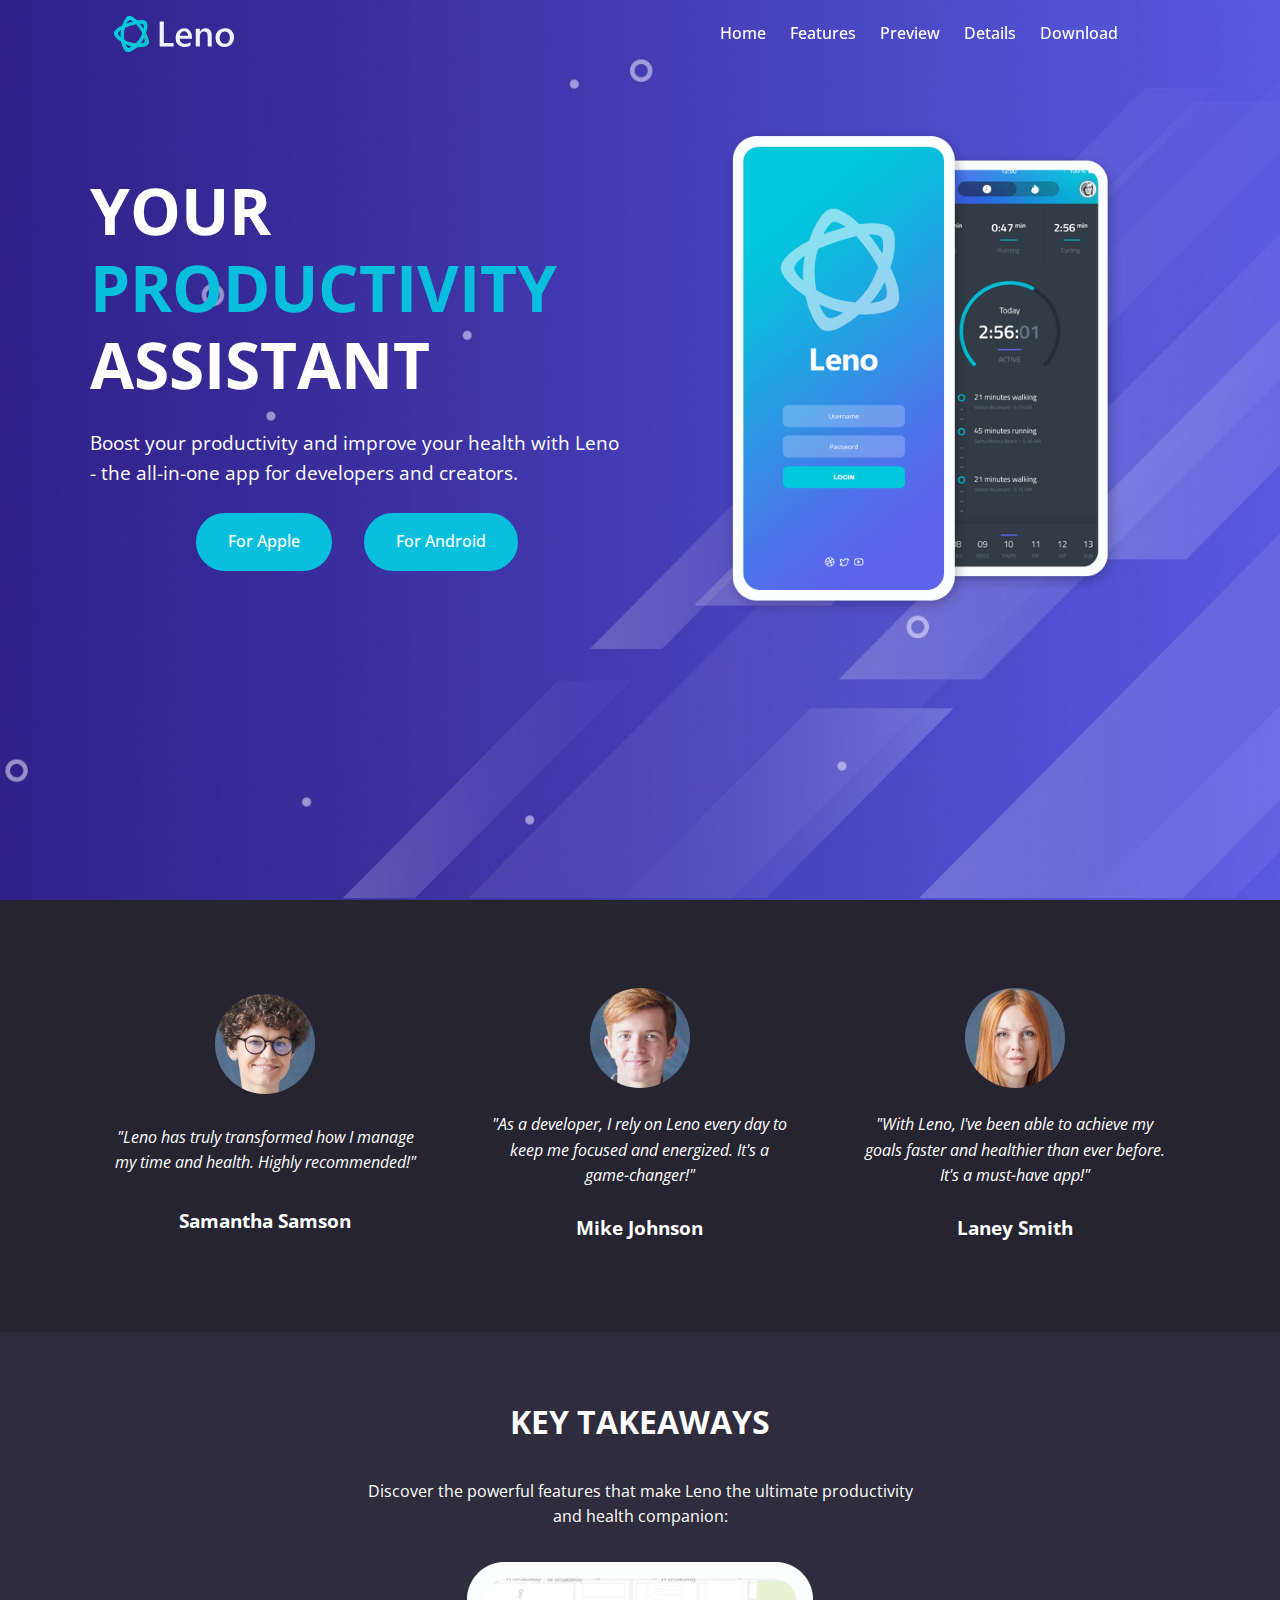
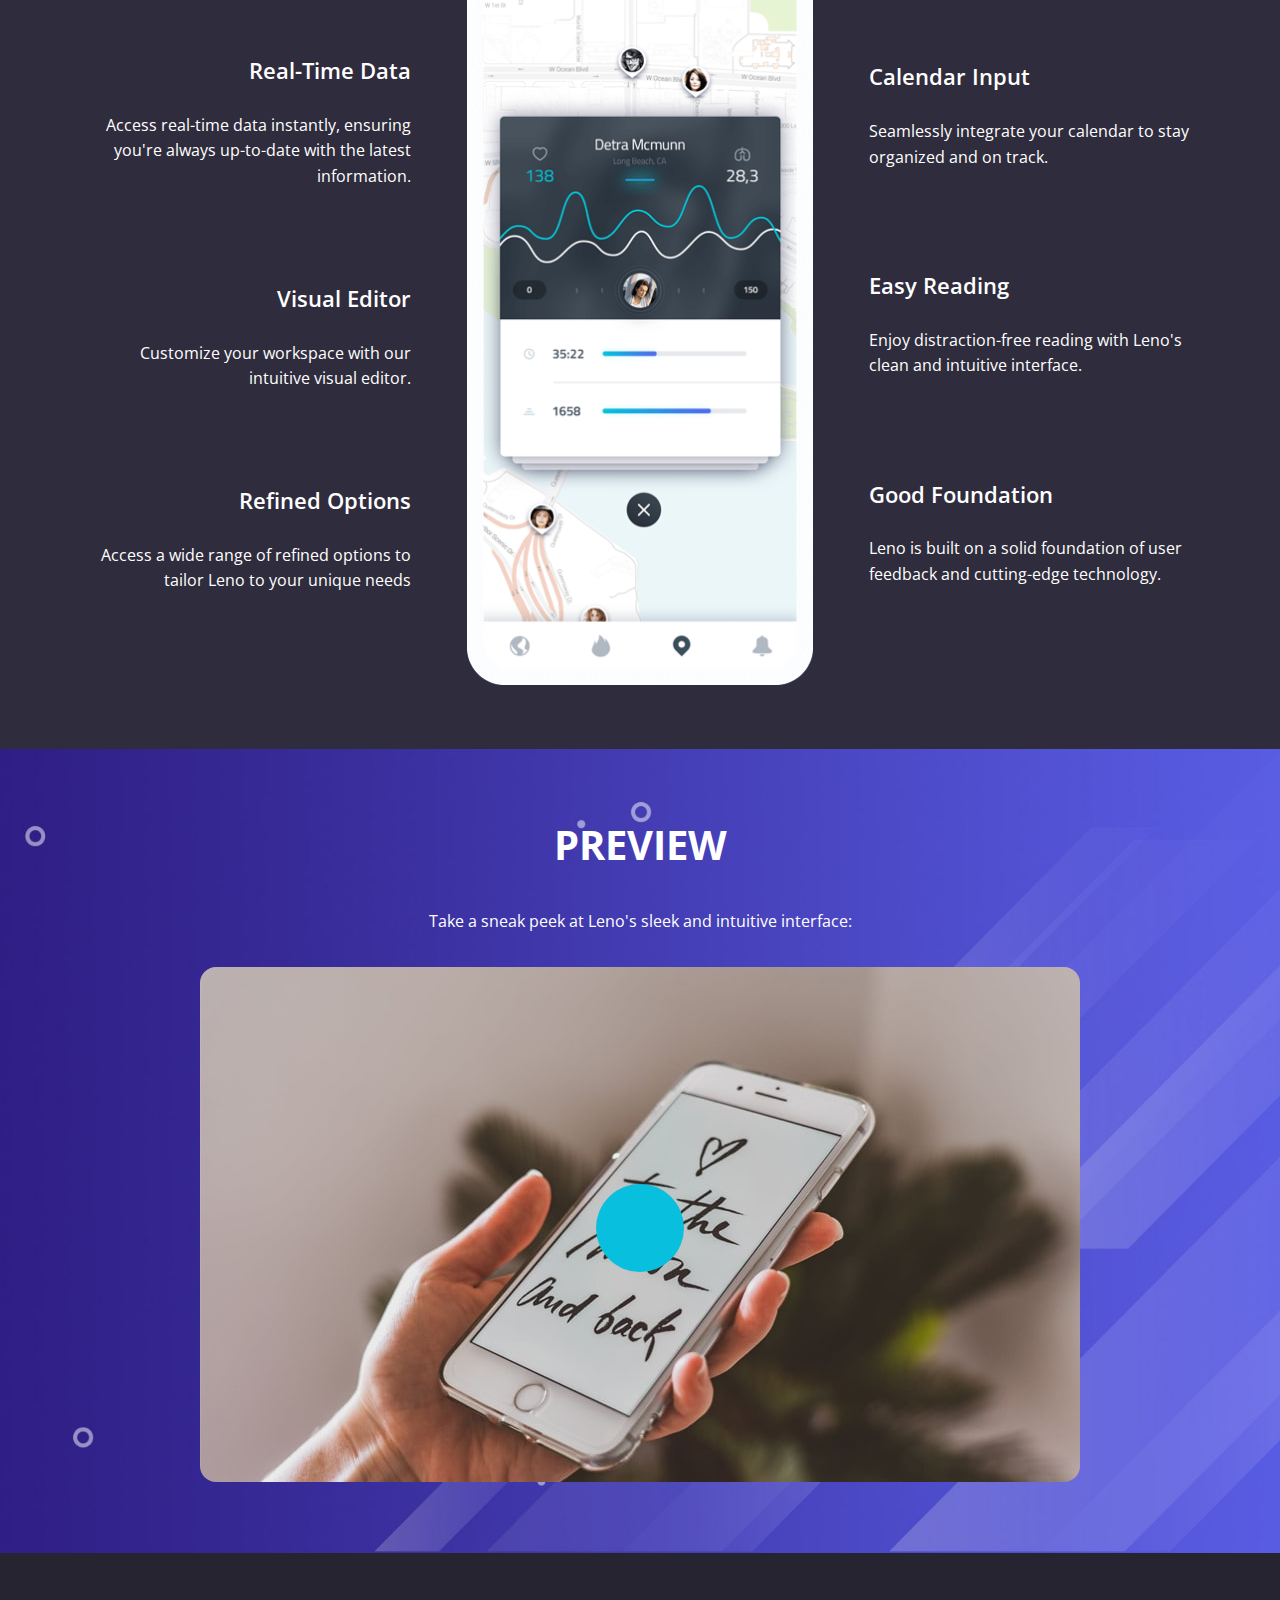
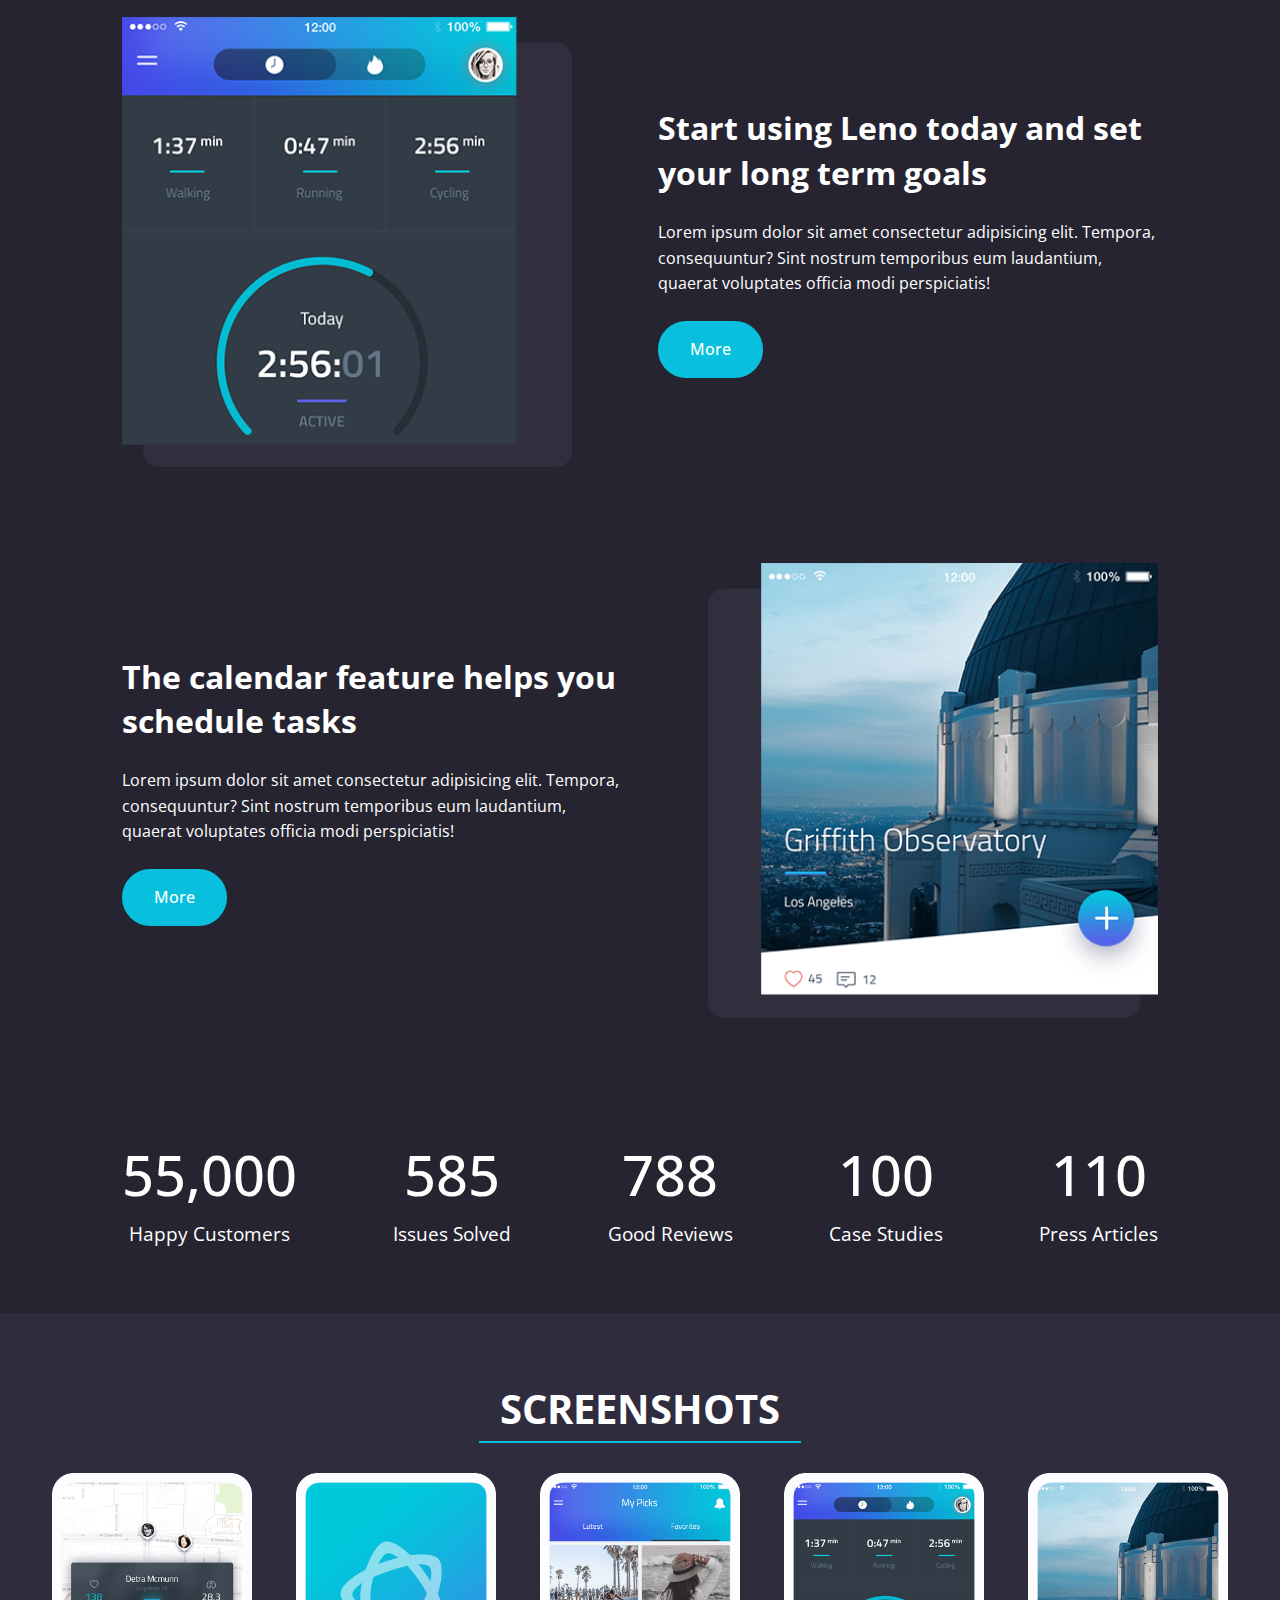
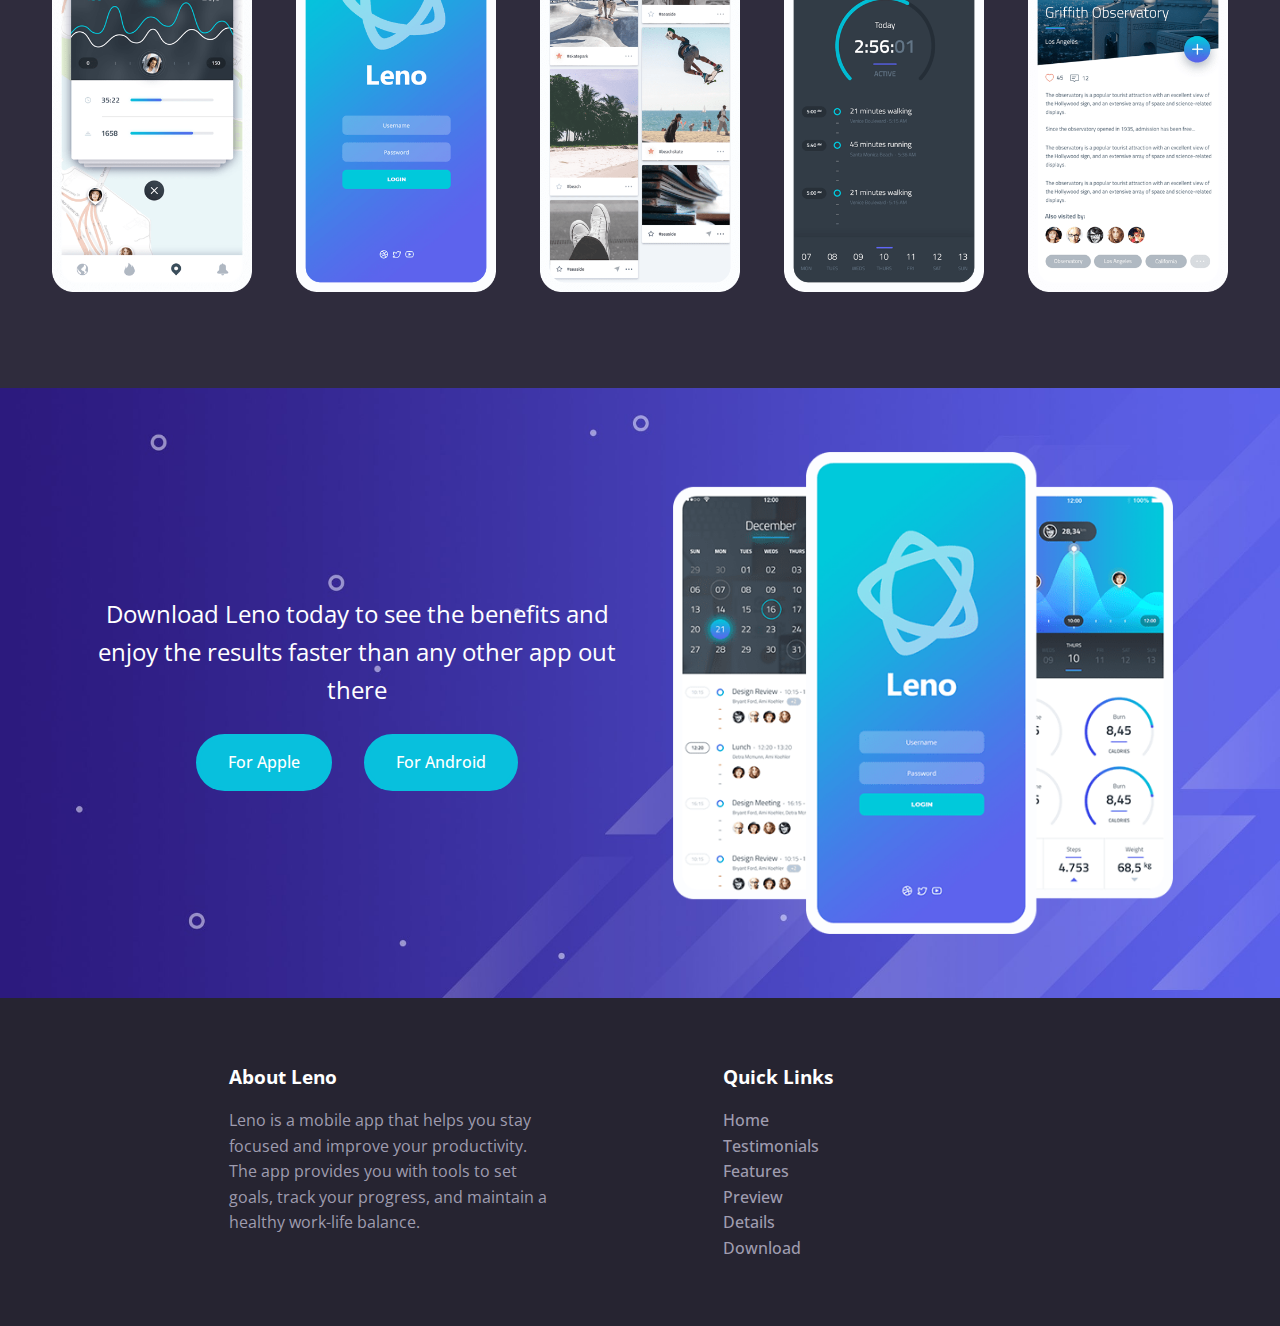
<file: index.html>
<!DOCTYPE html>
<html lang="en">
	<head>
		<meta charset="UTF-8" />
		<meta name="viewport" content="width=device-width, initial-scale=1.0" />
		<link rel="preconnect" href="https://fonts.googleapis.com" />
		<link rel="preconnect" href="https://fonts.gstatic.com" crossorigin />
		<link
			href="https://fonts.googleapis.com/css2?family=Open+Sans:ital,wght@0,300..800;1,300..800&display=swap"
			rel="stylesheet"
		/>
		<link
			rel="stylesheet"
			href="https://cdnjs.cloudflare.com/ajax/libs/font-awesome/6.5.2/css/all.min.css"
			integrity="sha512-SnH5WK+bZxgPHs44uWIX+LLJAJ9/2PkPKZ5QiAj6Ta86w+fsb2TkcmfRyVX3pBnMFcV7oQPJkl9QevSCWr3W6A=="
			crossorigin="anonymous"
			referrerpolicy="no-referrer"
		/>
		<link rel="stylesheet" href="./css/styles.css" />
		<link rel="icon" href="./images/favicon.png" />
		<title>Leno App | Health & Productivity</title>
	</head>

	<body>
		<!-- Navbar -->
		<nav class="nav">
			<div class="container nav-flex">
				<!-- Logo -->
				<img src="./images/logo.svg" alt="Logo" />
				<!-- Navigation Links -->
				<div class="nav-links">
					<a href="#">Home</a>
					<a href="#features">Features</a>
					<a href="#preview">Preview</a>
					<a href="#details">Details</a>
					<a href="#download">Download</a>
					<a href="#" class="social-link">
						<i class="fa-brands fa-facebook"></i>
					</a>
					<a href="#" class="social-link">
						<i class="fa-brands fa-twitter"></i>
					</a>
				</div>
				<!-- Mobile Menu -->
				<div class="mobile-menu">
					<!-- Hamburger Button -->
					<button id="navbar-toggle">
						<i class="fas fa-bars fa-2x"></i>
					</button>
					<!-- Mobile Menu Links -->
					<div class="mobile-menu-links">
						<a href="#">Home</a>
						<a href="#features">Features</a>
						<a href="#preview">Preview</a>
						<a href="#details">Details</a>
						<a href="#download">Download</a>
						<a href="#" class="social-link">
							<i class="fa-brands fa-facebook"></i>
						</a>
						<a href="#" class="social-link">
							<i class="fa-brands fa-twitter"></i>
						</a>
					</div>
				</div>
			</div>
		</nav>

		<!-- Hero -->
		<header class="hero">
			<div class="container hero-grid">
				<div class="hero-left hero-flex">
					<h1>your <span>productivity</span> assistant</h1>
					<p>
						Boost your productivity and improve your health with Leno - the
						all-in-one app for developers and creators.
					</p>
					<div class="button-container">
						<a href="#download" class="btn">
							<i class="fa-brands fa-apple"></i> For Apple
						</a>
						<a href="#download" class="btn">
							<i class="fa-brands fa-android"></i> For Android
						</a>
					</div>
				</div>

				<div class="hero-right hero-flex">
					<img src="./images/header-smartphones.png" alt="" />
				</div>
			</div>
		</header>

		<!-- Testimonials -->
		<section class="testimonials" id="testimonials">
			<div class="container testimonial-grid">
				<div class="testimonial-card">
					<img src="./images/testimonial-1.jpg" alt="Customer" />
					<p>
						"Leno has truly transformed how I manage my time and health. Highly
						recommended!"
					</p>
					<span>Samantha Samson</span>
				</div>

				<div class="testimonial-card">
					<img src="./images/testimonial-2.jpg" alt="Customer" />
					<p>
						"As a developer, I rely on Leno every day to keep me focused and
						energized. It's a game-changer!"
					</p>
					<span>Mike Johnson</span>
				</div>

				<div class="testimonial-card">
					<img src="./images/testimonial-3.jpg" alt="Customer" />
					<p>
						"With Leno, I've been able to achieve my goals faster and healthier
						than ever before. It's a must-have app!"
					</p>
					<span>Laney Smith</span>
				</div>
			</div>
		</section>

		<!-- Takeaways / Features -->
		<section class="takeaways" id="features">
			<div class="container">
				<div class="takeaways-intro-flex">
					<h2>key takeaways</h2>
					<p>
						Discover the powerful features that make Leno the ultimate
						productivity and health companion:
					</p>
				</div>

				<div class="takeaways-grid">
					<div class="col col-1">
						<div class="takeaway-card">
							<div class="takeaway-card-text">
								<h3>Real-Time Data</h3>
								<p>
									Access real-time data instantly, ensuring you're always
									up-to-date with the latest information.
								</p>
							</div>
							<i class="fas fa-rocket fa-4x takeaway-card-icon"></i>
						</div>

						<div class="takeaway-card">
							<div class="takeaway-card-text">
								<h3>Visual Editor</h3>
								<p>
									Customize your workspace with our intuitive visual editor.
								</p>
							</div>
							<i class="fas fa-code fa-4x takeaway-card-icon"></i>
						</div>

						<div class="takeaway-card">
							<div class="takeaway-card-text">
								<h3>Refined Options</h3>
								<p>
									Access a wide range of refined options to tailor Leno to your
									unique needs
								</p>
							</div>
							<i class="fas fa-gem fa-4x takeaway-card-icon"></i>
						</div>
					</div>

					<div class="col col-2">
						<img src="./images/features-smartphone-1.png" alt="" />
					</div>

					<div class="col col-3">
						<div class="takeaway-card">
							<div class="takeaway-card-text">
								<h3>Calendar Input</h3>
								<p>
									Seamlessly integrate your calendar to stay organized and on
									track.
								</p>
							</div>
							<i class="fas fa-calendar fa-4x takeaway-card-icon"></i>
						</div>

						<div class="takeaway-card">
							<div class="takeaway-card-text">
								<h3>Easy Reading</h3>
								<p>
									Enjoy distraction-free reading with Leno's clean and intuitive
									interface.
								</p>
							</div>
							<i class="fas fa-book fa-4x takeaway-card-icon"></i>
						</div>

						<div class="takeaway-card">
							<div class="takeaway-card-text">
								<h3>Good Foundation</h3>
								<p>
									Leno is built on a solid foundation of user feedback and
									cutting-edge technology.
								</p>
							</div>
							<i class="fas fa-cube fa-4x takeaway-card-icon"></i>
						</div>
					</div>
				</div>
			</div>
		</section>

		<!-- Preview -->
		<section class="preview" id="preview">
			<div class="container preview-flex">
				<h2>Preview</h2>
				<p>Take a sneak peek at Leno's sleek and intuitive interface:</p>
				<div class="preview-box">
					<img src="./images/video-frame.jpg" alt="" />
					<div class="button-wrapper">
						<button class="preview-button">
							<i class="fa-solid fa-play"></i>
						</button>
					</div>
				</div>
			</div>
		</section>

		<!-- Details -->
		<section class="details" id="details">
			<div class="container details-flex">
				<div class="detail-card">
					<img src="./images/details-1.png" class="detail-card-image" alt="" />
					<div class="detail-card-text">
						<h2>Start using Leno today and set your long term goals</h2>
						<p>
							Lorem ipsum dolor sit amet consectetur adipisicing elit. Tempora,
							consequuntur? Sint nostrum temporibus eum laudantium, quaerat
							voluptates officia modi perspiciatis!
						</p>
						<a href="./details.html" class="btn">More</a>
					</div>
				</div>

				<div class="detail-card">
					<img src="./images/details-2.png" class="detail-card-image" alt="" />
					<div class="detail-card-text">
						<h2>The calendar feature helps you schedule tasks</h2>
						<p>
							Lorem ipsum dolor sit amet consectetur adipisicing elit. Tempora,
							consequuntur? Sint nostrum temporibus eum laudantium, quaerat
							voluptates officia modi perspiciatis!
						</p>
						<a href="./details.html" class="btn">More</a>
					</div>
				</div>

				<div class="detail-stats">
					<div class="stat">
						<i class="fas fa-users fa-4x"></i>
						<h2>55,000</h2>
						<h3>Happy Customers</h3>
					</div>

					<div class="stat">
						<i class="fas fa-code fa-4x"></i>
						<h2>585</h2>
						<h3>Issues Solved</h3>
					</div>

					<div class="stat">
						<i class="fas fa-comments fa-4x"></i>
						<h2>788</h2>
						<h3>Good Reviews</h3>
					</div>

					<div class="stat">
						<i class="fas fa-rocket fa-4x"></i>
						<h2>100</h2>
						<h3>Case Studies</h3>
					</div>

					<div class="stat">
						<i class="fas fa-edit fa-4x"></i>
						<h2>110</h2>
						<h3>Press Articles</h3>
					</div>
				</div>
			</div>
		</section>

		<!-- Screenshots -->
		<section class="screenshots">
			<h2>Screenshots</h2>
			<div class="screenshots-flex">
				<img src="./images/screenshot-1.png" alt="screenshot-1" />
				<img src="./images/screenshot-2.png" alt="screenshot-2" />
				<img src="./images/screenshot-3.png" alt="screenshot-3" />
				<img src="./images/screenshot-4.png" alt="screenshot-4" />
				<img src="./images/screenshot-5.png" alt="screenshot-5" />
			</div>
		</section>

		<!-- Download -->
		<section class="hero" id="download">
			<div class="container hero-grid">
				<div class="hero-left hero-flex">
					<p>
						Download Leno today to see the benefits and enjoy the results faster
						than any other app out there
					</p>
					<div class="button-container">
						<a href="#download" class="btn">
							<i class="fa-brands fa-apple"></i> For Apple
						</a>
						<a href="#download" class="btn">
							<i class="fa-brands fa-android"></i> For Android
						</a>
					</div>
				</div>

				<div class="hero-right hero-flex">
					<img src="./images/download.png" alt="" />
				</div>
			</div>
		</section>

		<!-- Footer -->
		<footer class="footer">
			<div class="container footer-flex">
				<div class="footer-about">
					<h3>About Leno</h3>
					<p>
						Leno is a mobile app that helps you stay focused and improve your
						productivity. The app provides you with tools to set goals, track
						your progress, and maintain a healthy work-life balance.
					</p>
				</div>

				<div class="footer-links">
					<h3>Quick Links</h3>
					<div class="footer-links-list">
						<a href="#">Home</a>
						<a href="#testimonials">Testimonials</a>
						<a href="#features">Features</a>
						<a href="#preview">Preview</a>
						<a href="#details">Details</a>
						<a href="#download">Download</a>
					</div>
				</div>

				<div class="footer-socials">
					<a href="#"><i class="fa-brands fa-facebook fa-3x"></i></a>
					<a href="#"><i class="fa-brands fa-twitter fa-3x"></i></a>
					<a href="#"><i class="fa-brands fa-instagram fa-3x"></i></a>
					<a href="#"><i class="fa-brands fa-linkedin fa-3x"></i></a>
				</div>
			</div>
		</footer>

		<script src="./js/script.js"></script>
	</body>
</html>
</file>
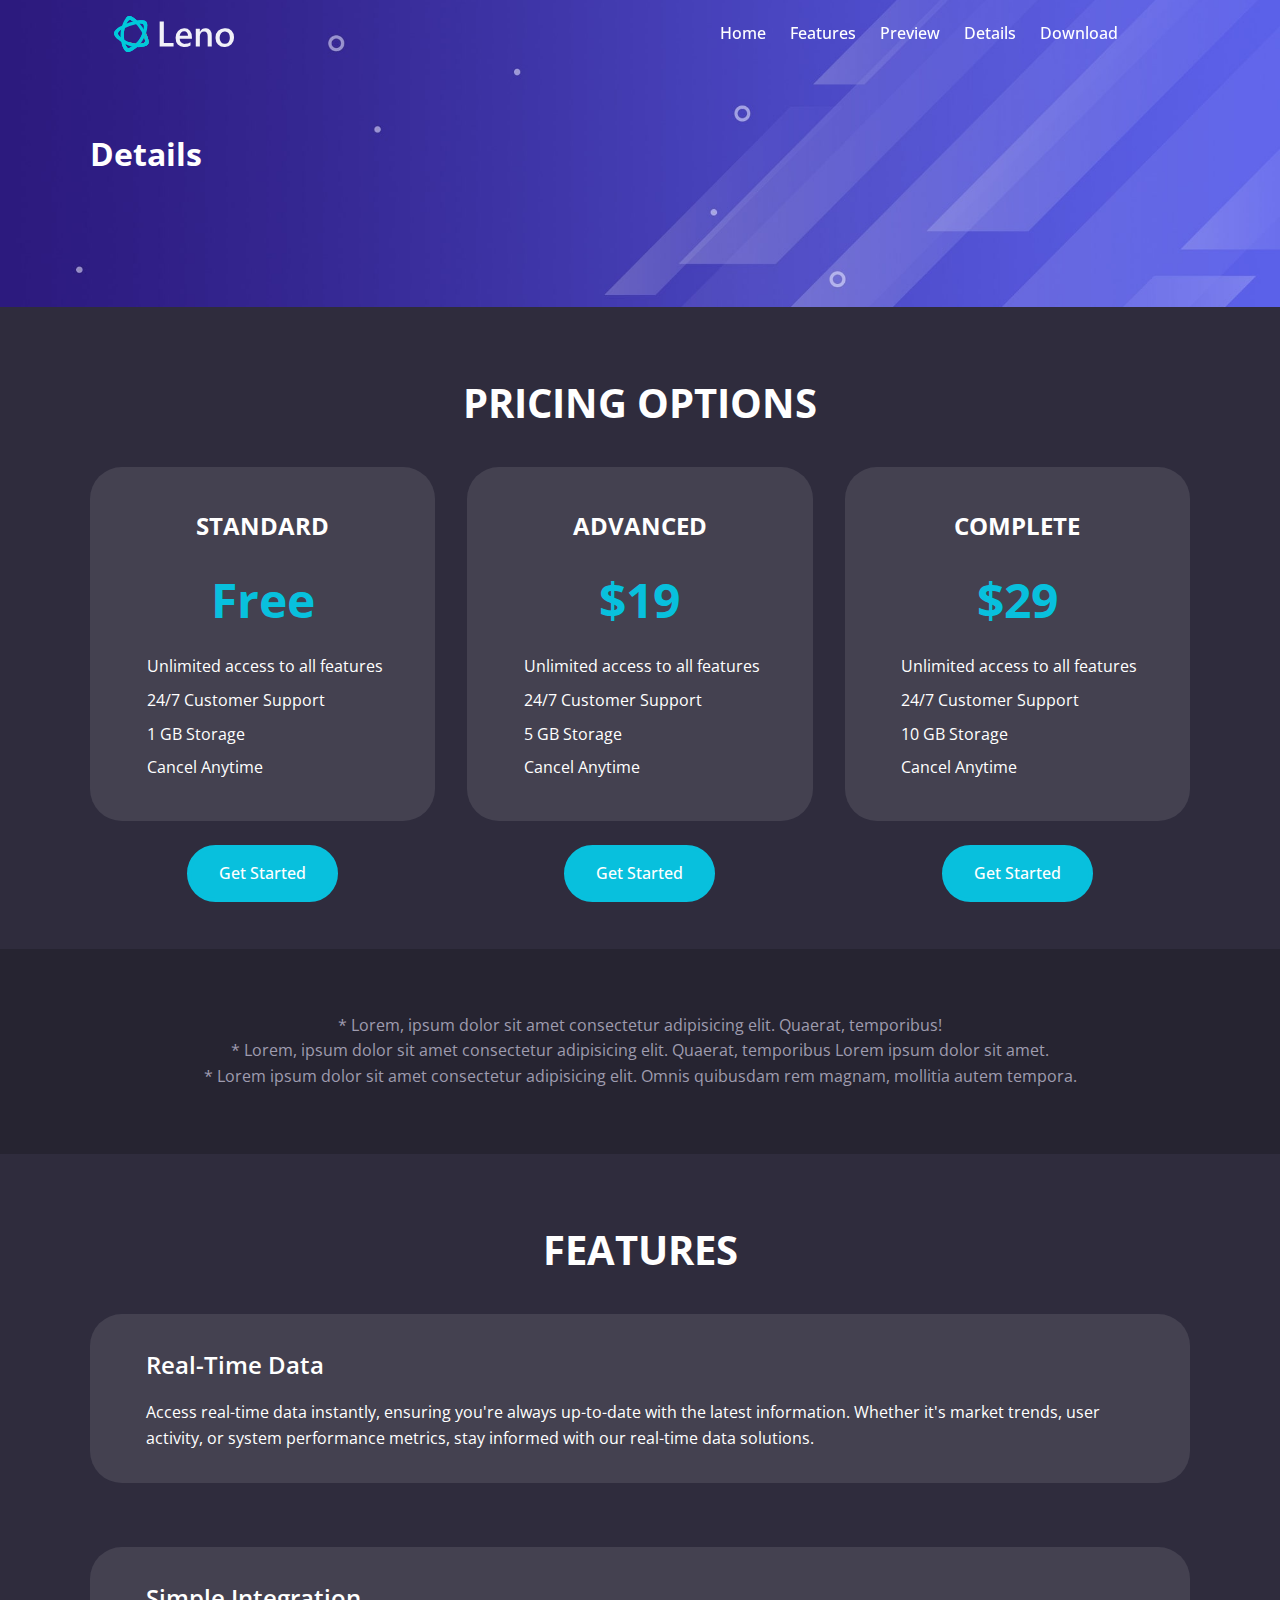
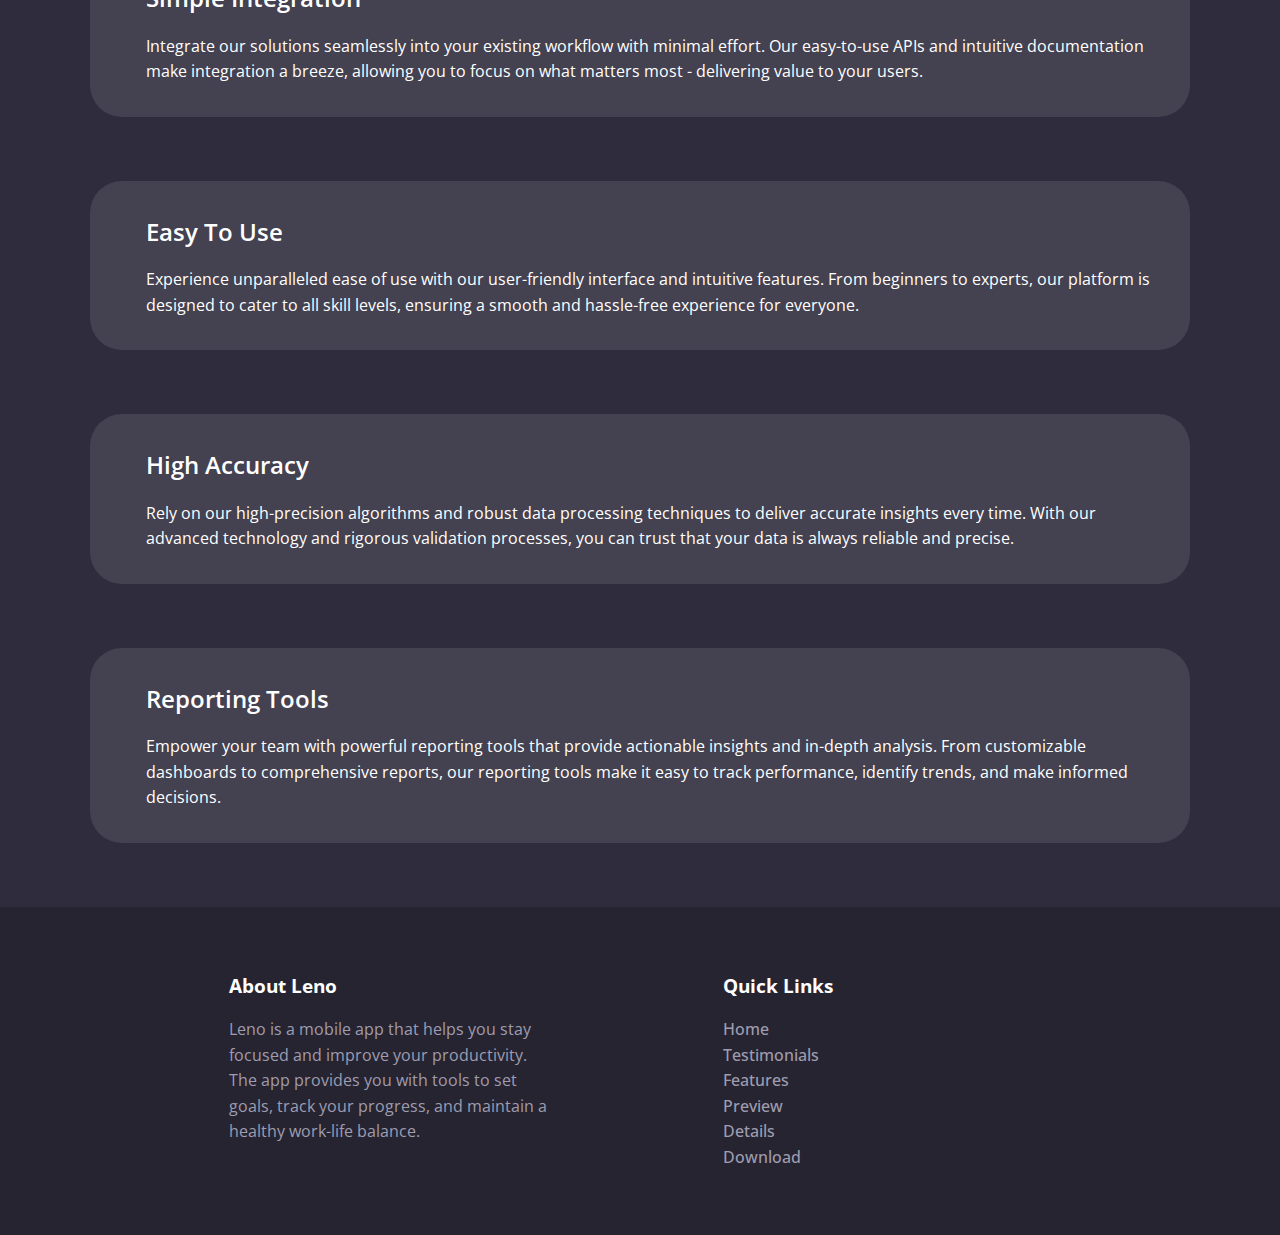
<file: details.html>
<!DOCTYPE html>
<html lang="en">
	<head>
		<meta charset="UTF-8" />
		<meta name="viewport" content="width=device-width, initial-scale=1.0" />
		<link rel="preconnect" href="https://fonts.googleapis.com" />
		<link rel="preconnect" href="https://fonts.gstatic.com" crossorigin />
		<link
			href="https://fonts.googleapis.com/css2?family=Open+Sans:ital,wght@0,300..800;1,300..800&display=swap"
			rel="stylesheet"
		/>
		<link
			rel="stylesheet"
			href="https://cdnjs.cloudflare.com/ajax/libs/font-awesome/6.5.2/css/all.min.css"
			integrity="sha512-SnH5WK+bZxgPHs44uWIX+LLJAJ9/2PkPKZ5QiAj6Ta86w+fsb2TkcmfRyVX3pBnMFcV7oQPJkl9QevSCWr3W6A=="
			crossorigin="anonymous"
			referrerpolicy="no-referrer"
		/>
		<link rel="stylesheet" href="./css/styles.css" />
		<link rel="icon" href="./images/favicon.png" />
		<title>Leno App | Health & Productivity</title>
	</head>
	<body>
		<!-- Navbar -->
		<nav class="nav">
			<div class="container nav-flex">
				<!-- Logo -->
				<img src="./images/logo.svg" alt="Logo" />
				<!-- Navigation Links -->
				<div class="nav-links">
					<a href="./index.html">Home</a>
					<a href="./index.html">Features</a>
					<a href="./index.html">Preview</a>
					<a href="./index.html">Details</a>
					<a href="./index.html">Download</a>
					<a href="#" class="social-link">
						<i class="fa-brands fa-facebook"></i>
					</a>
					<a href="#" class="social-link">
						<i class="fa-brands fa-twitter"></i>
					</a>
				</div>
				<!-- Mobile Menu -->
				<div class="mobile-menu">
					<!-- Hamburger Button -->
					<button id="navbar-toggle">
						<i class="fas fa-bars fa-2x"></i>
					</button>
					<!-- Mobile Menu Links -->
					<div class="mobile-menu-links">
						<a href="./index.html">Home</a>
						<a href="./index.html">Features</a>
						<a href="./index.html">Preview</a>
						<a href="./index.html">Details</a>
						<a href="./index.html">Download</a>
						<a href="#" class="social-link">
							<i class="fa-brands fa-facebook"></i>
						</a>
						<a href="#" class="social-link">
							<i class="fa-brands fa-twitter"></i>
						</a>
					</div>
				</div>
			</div>
		</nav>

		<!-- Header -->
		<header class="header">
			<div class="container">
				<h1>Details</h1>
			</div>
		</header>

		<!-- Pricing Grid -->
		<section class="pricing">
			<div class="container">
				<h2>pricing options</h2>
				<div class="pricing-grid">
					<div class="pricing-card">
						<h3>standard</h3>
						<span class="price">Free</span>
						<div class="pricing-card-features">
							<span>
								<i class="fas fa-check"></i> Unlimited access to all
								features</span
							>
							<span> <i class="fas fa-check"></i> 24/7 Customer Support</span>
							<span> <i class="fas fa-check"></i> 1 GB Storage</span>
							<span> <i class="fas fa-check"></i> Cancel Anytime</span>
						</div>
						<a href="#" class="btn">Get Started</a>
					</div>

					<div class="pricing-card">
						<h3>advanced</h3>
						<span class="price">$19</span>
						<div class="pricing-card-features">
							<span>
								<i class="fas fa-check"></i> Unlimited access to all
								features</span
							>
							<span> <i class="fas fa-check"></i> 24/7 Customer Support</span>
							<span> <i class="fas fa-check"></i> 5 GB Storage</span>
							<span> <i class="fas fa-check"></i> Cancel Anytime</span>
						</div>
						<a href="#" class="btn">Get Started</a>
					</div>

					<div class="pricing-card">
						<h3>complete</h3>
						<span class="price">$29</span>
						<div class="pricing-card-features">
							<span>
								<i class="fas fa-check"></i> Unlimited access to all
								features</span
							>
							<span> <i class="fas fa-check"></i> 24/7 Customer Support</span>
							<span> <i class="fas fa-check"></i> 10 GB Storage</span>
							<span> <i class="fas fa-check"></i> Cancel Anytime</span>
						</div>
						<a href="#" class="btn">Get Started</a>
					</div>
				</div>
			</div>
		</section>

		<!-- Disclaimer -->
		<section class="disclaimer">
			<div class="container">
				<p>
					* Lorem, ipsum dolor sit amet consectetur adipisicing elit. Quaerat,
					temporibus!
				</p>
				<p>
					* Lorem, ipsum dolor sit amet consectetur adipisicing elit. Quaerat,
					temporibus Lorem ipsum dolor sit amet.
				</p>
				<p>
					* Lorem ipsum dolor sit amet consectetur adipisicing elit. Omnis
					quibusdam rem magnam, mollitia autem tempora.
				</p>
			</div>
		</section>

		<!-- Features -->
		<section class="features-details">
			<div class="container">
				<h2>Features</h2>
				<div class="features-details-flex">
					<div class="features-details-card">
						<i class="fas fa-rocket fa-4x"></i>
						<div class="features-details-card-text">
							<h3>Real-Time Data</h3>
							<p>
								Access real-time data instantly, ensuring you're always
								up-to-date with the latest information. Whether it's market
								trends, user activity, or system performance metrics, stay
								informed with our real-time data solutions.
							</p>
						</div>
					</div>

					<div class="features-details-card">
						<i class="fas fa-user fa-4x"></i>
						<div class="features-details-card-text">
							<h3>Simple Integration</h3>
							<p>
								Integrate our solutions seamlessly into your existing workflow
								with minimal effort. Our easy-to-use APIs and intuitive
								documentation make integration a breeze, allowing you to focus
								on what matters most - delivering value to your users.
							</p>
						</div>
					</div>

					<div class="features-details-card">
						<i class="fas fa-code fa-4x"></i>
						<div class="features-details-card-text">
							<h3>Easy To Use</h3>
							<p>
								Experience unparalleled ease of use with our user-friendly
								interface and intuitive features. From beginners to experts, our
								platform is designed to cater to all skill levels, ensuring a
								smooth and hassle-free experience for everyone.
							</p>
						</div>
					</div>

					<div class="features-details-card">
						<i class="fas fa-compass fa-4x"></i>
						<div class="features-details-card-text">
							<h3>High Accuracy</h3>
							<p>
								Rely on our high-precision algorithms and robust data processing
								techniques to deliver accurate insights every time. With our
								advanced technology and rigorous validation processes, you can
								trust that your data is always reliable and precise.
							</p>
						</div>
					</div>

					<div class="features-details-card">
						<i class="fas fa-chart-pie fa-4x"></i>
						<div class="features-details-card-text">
							<h3>Reporting Tools</h3>
							<p>
								Empower your team with powerful reporting tools that provide
								actionable insights and in-depth analysis. From customizable
								dashboards to comprehensive reports, our reporting tools make it
								easy to track performance, identify trends, and make informed
								decisions.
							</p>
						</div>
					</div>
				</div>
			</div>
		</section>

		<!-- Footer -->
		<footer class="footer">
			<div class="container footer-flex">
				<div class="footer-about">
					<h3>About Leno</h3>
					<p>
						Leno is a mobile app that helps you stay focused and improve your
						productivity. The app provides you with tools to set goals, track
						your progress, and maintain a healthy work-life balance.
					</p>
				</div>

				<div class="footer-links">
					<h3>Quick Links</h3>
					<div class="footer-links-list">
						<a href="#">Home</a>
						<a href="#testimonials">Testimonials</a>
						<a href="#features">Features</a>
						<a href="#preview">Preview</a>
						<a href="#details">Details</a>
						<a href="#download">Download</a>
					</div>
				</div>

				<div class="footer-socials">
					<a href="#"><i class="fa-brands fa-facebook fa-3x"></i></a>
					<a href="#"><i class="fa-brands fa-twitter fa-3x"></i></a>
					<a href="#"><i class="fa-brands fa-instagram fa-3x"></i></a>
					<a href="#"><i class="fa-brands fa-linkedin fa-3x"></i></a>
				</div>
			</div>
		</footer>

		<script src="./js/script.js"></script>
	</body>
</html>
</file>
<file: css/styles.css>
*,
*:before,
*:after {
	margin: 0;
	padding: 0;
	box-sizing: border-box;
}

:root {
	--primary-color: #08c0dd;
	--secondary-color: #262431;
	--tertiary-color: #2f2c3d;
	--footer-text: #9f9caf;
}

html,
body {
	font-family: "Open Sans", sans-serif;
	background: var(--secondary-color);
	color: #fff;
	line-height: 1.6;
	scroll-behavior: smooth;
}

body {
	overflow-x: hidden;
}

img {
	width: 100%;
}

a {
	text-decoration: none;
	color: #fff;
	font-weight: 500;
}

/* Utility Classes */
.container {
	max-width: 1100px;
	margin: 0 auto;
}

.btn {
	background-color: var(--primary-color);
	padding: 0.75rem 1.75rem;
	border: 4px solid var(--primary-color);
	border-radius: 4rem;
	transition: background-color 0.2s ease-in-out;
	cursor: pointer;

	&:hover {
		background-color: var(--secondary-color);
	}
}

/* Navbar */
.nav button#navbar-toggle {
	color: #fff;
	background-color: transparent;
	border: none;
	cursor: pointer;
}

.nav {
	padding: 0.5rem 0;
	position: relative;
	position: fixed;
	top: 0;
	left: 0;
	width: 100%;
	transition: all 0.3s ease-in-out;
	z-index: 10;
}

.nav.scroll {
	background-color: rgba(0, 0, 0, 0.5);
	backdrop-filter: blur(10px);
}

.nav .nav-flex {
	padding: 0.5rem 1.5rem;
	display: flex;
	align-items: center;
	justify-content: space-between;
}

.nav img[alt="Logo"] {
	width: 120px;
}

.nav .nav-links {
	display: flex;
	justify-content: center;
	align-items: center;
	gap: 1.5rem;
}

.nav .nav-links a:hover,
.nav .mobile-menu-links a:hover {
	color: var(--primary-color);
}

.nav .nav-links .social-link,
.nav .mobile-menu-links .social-link {
	color: var(--primary-color);

	&:hover {
		color: #fff;
	}
}

/* Mobile menu */
.nav .mobile-menu {
	display: none;
}

.nav .mobile-menu .mobile-menu-links {
	display: flex;
	flex-direction: column;
	justify-content: space-evenly;
	align-items: center;

	position: absolute;
	top: 100%;
	left: 0;
	right: 0;
	height: 500px;

	background-color: var(--secondary-color);
	opacity: 0.95;

	transform: translateX(100%);
	transition: transform 0.3s ease-in-out;
}

.nav .mobile-menu .mobile-menu-links.active {
	transform: translateX(0);
}

/* Hero */
.hero {
	padding: 8rem 2rem 4rem 2rem;
	background: url("../images/header-background.jpg") center center/cover
		no-repeat;
	min-height: 100vh;
}

.hero .hero-grid {
	display: grid;
	grid-template-columns: 1fr 1fr;
	gap: 2rem;
}

.hero .hero-grid .hero-right img {
	max-width: 400px;
}

.hero .hero-grid .hero-flex {
	display: flex;
	flex-direction: column;
	justify-content: center;
	align-items: center;
	gap: 1.5rem;
}

.hero h1 {
	font-size: 4rem;
	line-height: 1.2;
	text-transform: uppercase;
}

.hero h1 span {
	color: var(--primary-color);
}

.hero .hero-left p {
	font-size: 1.2rem;
}

.hero .hero-left .button-container {
	display: flex;
	justify-content: center;
	align-items: center;
	gap: 2rem;
}

/* Testimonials */
.testimonials {
	padding: 4rem 0;
}

.testimonials .testimonial-grid {
	display: grid;
	grid-template-columns: 1fr 1fr 1fr;
	gap: 1.5rem;
}

.testimonials .testimonial-card {
	display: flex;
	flex-direction: column;
	justify-content: space-evenly;
	align-items: center;
	gap: 1.5rem;

	text-align: center;
	padding: 1.5rem;
}

.testimonials .testimonial-card img {
	width: 100px;
	border-radius: 50%;
}

.testimonials .testimonial-card p {
	font-style: italic;
}

.testimonials .testimonial-card span {
	font-weight: 700;
	font-size: 1.2rem;
}

/* Takeaways */
.takeaways {
	background-color: var(--tertiary-color);
	padding: 4rem 2rem;
}

.takeaways .takeaways-intro-flex {
	display: flex;
	flex-direction: column;
	justify-content: center;
	align-items: center;
	text-align: center;
	gap: 2rem;
	margin-bottom: 2rem;
}

.takeaways .takeaways-intro-flex h2 {
	text-transform: uppercase;
	font-size: 2rem;
}

.takeaways .takeaways-intro-flex p {
	max-width: 64ch;
}

.takeaways .takeaways-grid {
	display: grid;
	grid-template-columns: 1fr 1fr 1fr;
	gap: 2rem;
}

.takeaways .takeaways-grid .col {
	display: flex;
	flex-direction: column;
	justify-content: space-evenly;
	align-items: center;
}

.takeaways-grid .takeaway-card {
	display: flex;
	align-items: center;
	justify-content: space-between;
	gap: 1.5rem;
}

.takeaways-grid .takeaway-card .takeaway-card-icon {
	color: var(--primary-color);
}

.takeaways-grid .takeaway-card .takeaway-card-text h3 {
	font-weight: 600;
	font-size: 1.4rem;
	margin-bottom: 1.5rem;
}

.takeaways-grid .col-1 .takeaway-card {
	text-align: right;
}

.takeaways-grid .col-3 .takeaway-card {
	text-align: left;
	flex-direction: row-reverse;
}

/* Preview */
.preview {
	padding: 4rem 0;
	background: url("../images/video-background.jpg") center center/cover
		no-repeat;
}

.preview .preview-flex {
	text-align: center;
	display: flex;
	flex-direction: column;
	justify-content: center;
	align-items: center;
	gap: 2rem;
}

.preview .preview-flex h2 {
	font-size: 2.5rem;
	text-transform: uppercase;
}

.preview .preview-flex .preview-box {
	position: relative;
	border-radius: 1rem;
	margin: 0 2rem;
}

.preview .preview-flex .preview-box img {
	border-radius: 1rem;
}

.preview .preview-box .button-wrapper {
	border-radius: 50%;
	padding: 0.75rem;

	position: absolute;
	top: 50%;
	left: 50%;
	transform: translate(-50%, -50%);

	background-color: var(--primary-color);
	animation: preview-button-pulse 1s ease-out infinite;
}

.preview .preview-flex .preview-box .preview-button {
	cursor: pointer;

	height: 64px;
	width: 64px;
	border: none;
	border-radius: 50%;

	background-color: var(--primary-color);
}

.preview .preview-flex .preview-box .preview-button i {
	font-size: 2rem;
	margin-left: 6px;
	color: #fff;
}

@keyframes preview-button-pulse {
	to {
		padding: 1.5rem;
		background-color: rgba(8, 192, 221, 0.3);
	}
}

/* Details */
.details {
	padding: 4rem 0;
}

.details .details-flex {
	display: flex;
	flex-direction: column;
	gap: 6rem;
	padding: 0 2rem;
}

.details .detail-card {
	display: flex;
	align-items: center;
	justify-content: space-between;
	gap: 4rem;
}

.details .detail-card:nth-of-type(2) {
	flex-direction: row-reverse;
}

.details .detail-card img {
	max-width: 450px;
}

.details .detail-card .detail-card-text {
	max-width: 500px;

	display: flex;
	flex-direction: column;
	align-items: start;
	justify-content: stretch;
	gap: 1.5rem;
}

.details .detail-card .detail-card-text h2 {
	font-size: 2rem;
	line-height: 1.4;
}

.details .detail-stats {
	display: flex;
	justify-content: space-between;
	align-items: center;
}

.details .detail-stats .stat {
	display: flex;
	flex-direction: column;
	justify-content: center;
	align-items: center;
}

.details .detail-stats .stat i {
	color: var(--primary-color);
	margin-bottom: 1rem;
}

.details .detail-stats .stat h2 {
	font-size: 3.5rem;
	font-weight: 500;
}

.details .detail-stats .stat h3 {
	font-weight: 400;
}

/* Screenshots */
.screenshots {
	padding: 4rem 0;
	background-color: var(--tertiary-color);
}

.screenshots h2 {
	font-size: 2.5rem;
	text-align: center;
	text-transform: uppercase;
	position: relative;
}

.screenshots h2::after {
	content: "";
	position: absolute;
	top: 100%;
	left: 50%;
	transform: translateX(-50%);
	width: 14ch;
	height: 2px;
	background-color: var(--primary-color);
}

.screenshots img {
	max-width: 200px;
}

.screenshots .screenshots-flex {
	padding: 2rem;
	display: flex;
	justify-content: space-evenly;
	align-items: center;
	flex-wrap: wrap;
	gap: 1.5rem;
}

/* Download */
#download {
	padding: 4rem 2rem;
	min-height: auto;
}

#download .hero-grid .hero-right img {
	max-width: 500px;
}

#download .hero-grid .hero-left p {
	text-align: center;
	font-size: 1.5rem;
}

/* Footer */
.footer {
	padding: 4rem 2rem;
}

.footer .footer-flex {
	display: flex;
	justify-content: space-evenly;
	align-items: flex-start;
	gap: 2rem;
}

.footer .footer-flex .footer-about p {
	max-width: 36ch;
	color: var(--footer-text);
}

.footer .footer-flex h3 {
	margin-bottom: 1rem;
}

.footer .footer-flex .footer-links-list {
	display: flex;
	flex-direction: column;
	align-items: start;
	justify-content: stretch;
}

.footer .footer-flex .footer-links-list a {
	color: var(--footer-text);

	&:hover {
		color: #fff;
	}
}

.footer .footer-flex .footer-socials {
	display: flex;
	justify-content: center;
	align-items: center;
	gap: 1rem;
	align-self: center;
}

.footer .footer-flex .footer-socials i {
	color: var(--footer-text);
	&:hover {
		color: #fff;
	}
}

/* Details Page -> header */
.header {
	padding: 8rem 0;
	background: url("../images/video-background.jpg") center center/cover
		no-repeat;
}

/* Details-page -> pricing */
.pricing {
	padding: 4rem 2rem 8rem 2rem;
	background-color: var(--tertiary-color);
}

.pricing h2 {
	font-size: 2.5rem;
	text-transform: uppercase;
	margin-bottom: 2rem;
	text-align: center;
}

.pricing .pricing-grid {
	display: grid;
	grid-template-columns: 1fr 1fr 1fr;
	gap: 2rem;
}

.pricing .pricing-grid .pricing-card {
	background-color: #ffffff1a;
	padding: 2.5rem;
	border-radius: 2rem;
	max-width: 450px;

	display: flex;
	flex-direction: column;
	justify-content: center;
	align-items: center;
	gap: 1rem;

	position: relative;
}

.pricing .pricing-grid .pricing-card h3 {
	text-transform: uppercase;
	font-size: 1.5rem;
	text-align: center;
}

.pricing .pricing-grid .pricing-card span.price {
	font-size: 3rem;
	color: var(--primary-color);
	font-weight: 700;
}

.pricing .pricing-grid .pricing-card .pricing-card-features {
	display: flex;
	flex-direction: column;
	justify-content: center;
	align-items: start;
	gap: 0.5rem;
}

.pricing .pricing-grid .pricing-card .pricing-card-features i {
	color: var(--primary-color);
	margin-right: 4px;
}

.pricing .pricing-grid .pricing-card .btn {
	position: absolute;
	top: 100%;
	margin-top: 1.5rem;
}

/* Details page -> Disclaimer */
.disclaimer {
	padding: 4rem 0;
	text-align: center;
	color: var(--footer-text);
}

/* Details page -> Features Details */
.features-details {
	padding: 4rem 2rem;
	background-color: var(--tertiary-color);
}

.features-details h2 {
	font-size: 2.5rem;
	text-transform: uppercase;
	text-align: center;
	margin-bottom: 2rem;
}

.features-details .features-details-flex {
	display: flex;
	flex-direction: column;
	gap: 4rem;
}

.features-details .features-details-flex .features-details-card {
	background-color: #ffffff1a;
	padding: 2rem;
	border-radius: 2rem;

	display: flex;
	align-items: center;
	justify-content: space-evenly;
	gap: 1.5rem;

	i {
		color: var(--primary-color);
	}

	h3 {
		font-size: 1.5rem;
		font-weight: 600;
		margin-bottom: 1rem;
	}
}

/* Media Queries */
@media (max-width: 1200px) {
	.header h1 {
		text-align: center;
	}
}
@media (max-width: 992px) {
	.hero .hero-grid {
		display: flex;
		flex-direction: column;
		justify-content: center;
		align-items: center;
		gap: 1rem;
	}

	.hero .hero-left {
		text-align: center;
		padding: 0 4rem;
	}

	.hero .hero-left .button-container {
		width: 100%;
		flex-direction: column;
	}

	.hero .hero-left .button-container .btn {
		width: 70%;
		min-width: 240px;
	}

	.hero h1 {
		font-size: 2rem;
	}

	.testimonials .testimonial-card:nth-of-type(3) {
		display: none;
	}

	.testimonials .testimonial-grid {
		grid-template-columns: 1fr 1fr;
	}

	.takeaways .takeaways-grid {
		display: flex;
		flex-direction: column;
		justify-content: center;
		align-items: center;
	}

	.takeaways-grid .col-1 .takeaway-card,
	.takeaways-grid .col-3 .takeaway-card {
		text-align: center;
		flex-direction: column-reverse;
	}

	.takeaways .takeaways-grid .col {
		gap: 4rem;
	}

	.takeaways .takeaways-grid .col-2 {
		margin: 2rem 0;
		order: -1;
	}

	.takeaways-grid .col-1 .takeaway-card p,
	.takeaways-grid .col-3 .takeaway-card p {
		max-width: 44ch;
	}

	.takeaways .takeaways-grid .col-2 img {
		max-width: 300px;
	}

	.details .detail-card,
	.details .detail-card:nth-of-type(2) {
		flex-direction: column;
	}

	.details .detail-card .detail-card-text {
		text-align: center;
		align-items: center;
	}

	.details .details-flex {
		gap: 4rem;
	}

	.details .detail-stats {
		flex-direction: column;
		gap: 2rem;
	}

	#download .hero-grid .hero-left {
		order: 1;
	}

	.pricing .pricing-grid {
		display: flex;
		flex-direction: column;
		justify-content: center;
		align-items: center;
		gap: 10rem;
	}

	.footer .footer-flex,
	.footer .footer-flex .footer-links-list {
		flex-direction: column;
		align-items: center;
		text-align: center;
	}
}
@media (max-width: 768px) {
	.nav .mobile-menu {
		display: block;
	}

	.nav .nav-links {
		display: none;
	}

	.testimonials .testimonial-card:nth-of-type(2) {
		display: none;
	}

	.testimonials .testimonial-grid {
		grid-template-columns: 1fr;
	}

	.features-details .features-details-flex .features-details-card {
		flex-direction: column;
		text-align: center;
	}
}
@media (max-width: 375px) {
	.hero .hero-grid .hero-right img {
		max-width: 300px;
	}

	.takeaways .takeaways-grid .col-2 img {
		max-width: 280px;
	}

	#download .hero-grid .hero-left p {
		font-size: 1.15rem;
	}

	.features-details .features-details-flex .features-details-card p {
		display: none;
	}

	.features-details .features-details-flex .features-details-card h3 {
		font-size: 1.25rem;
	}
}
</file>
